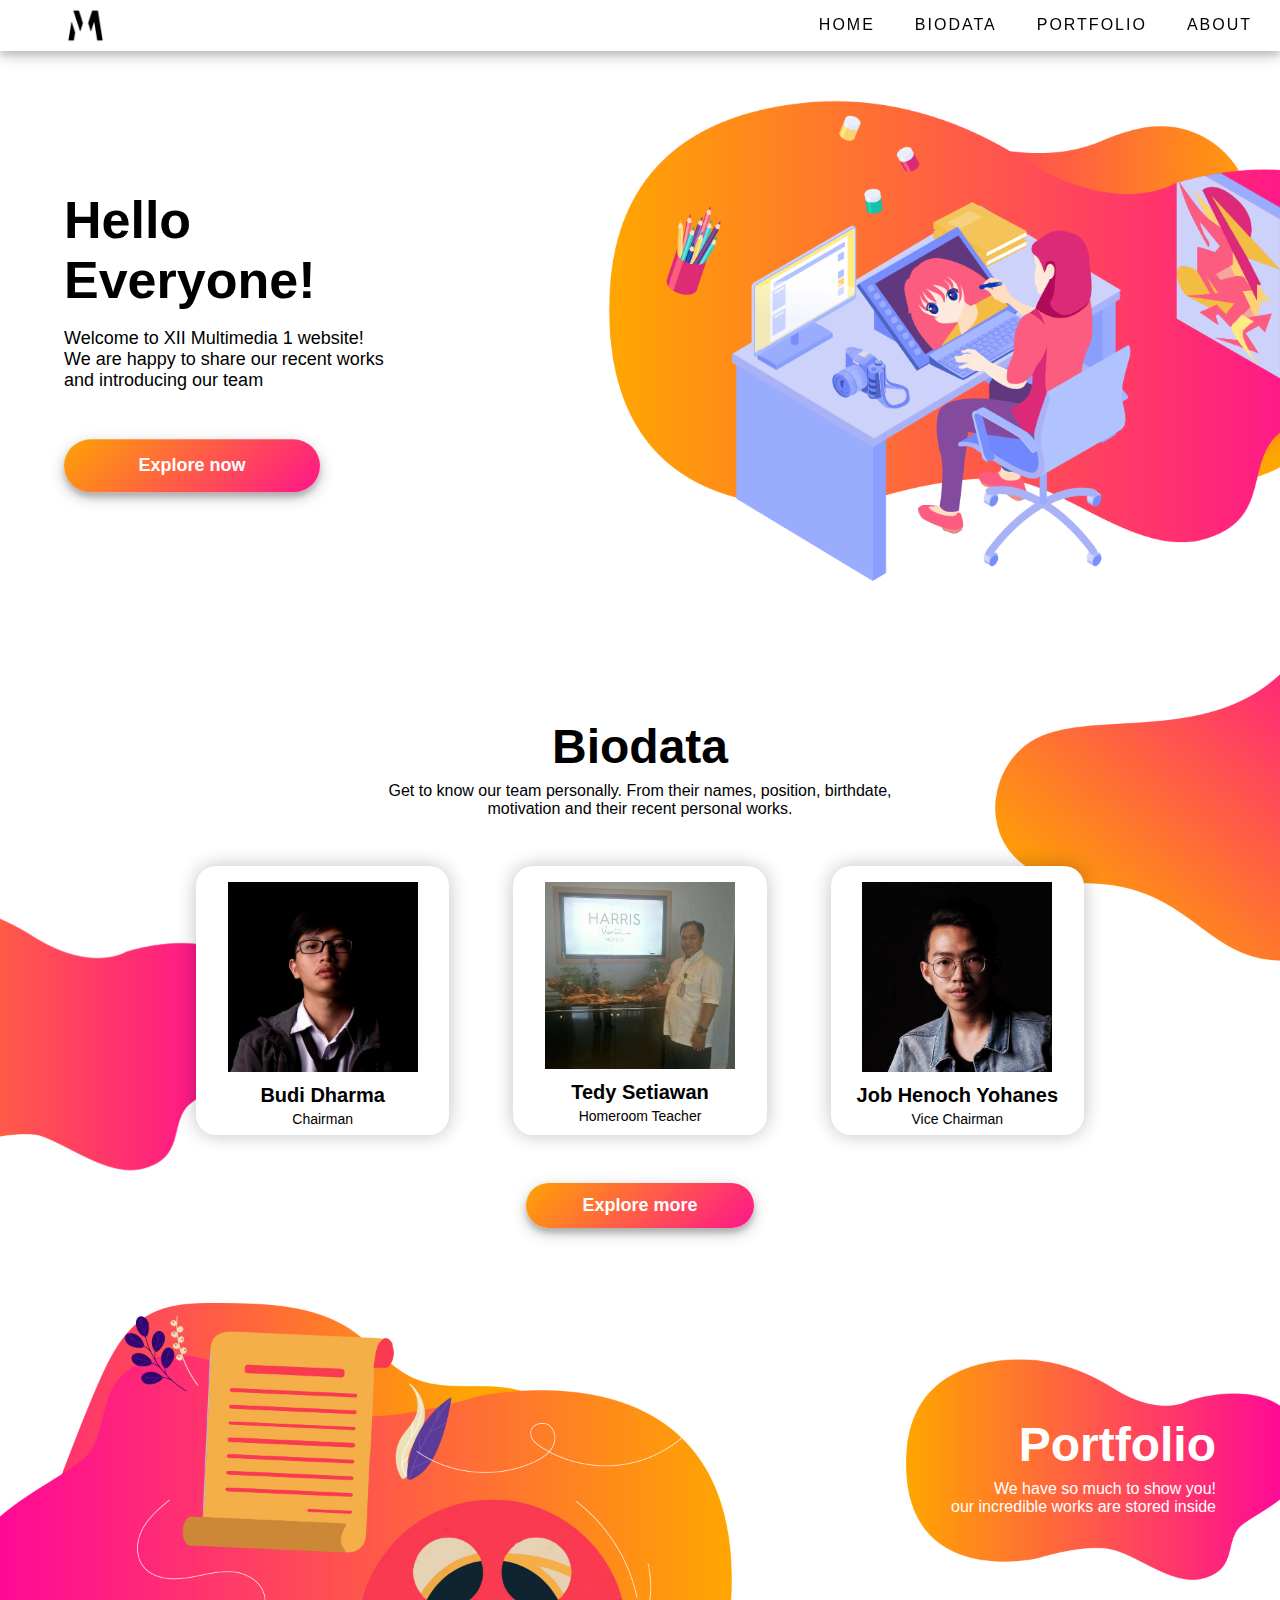
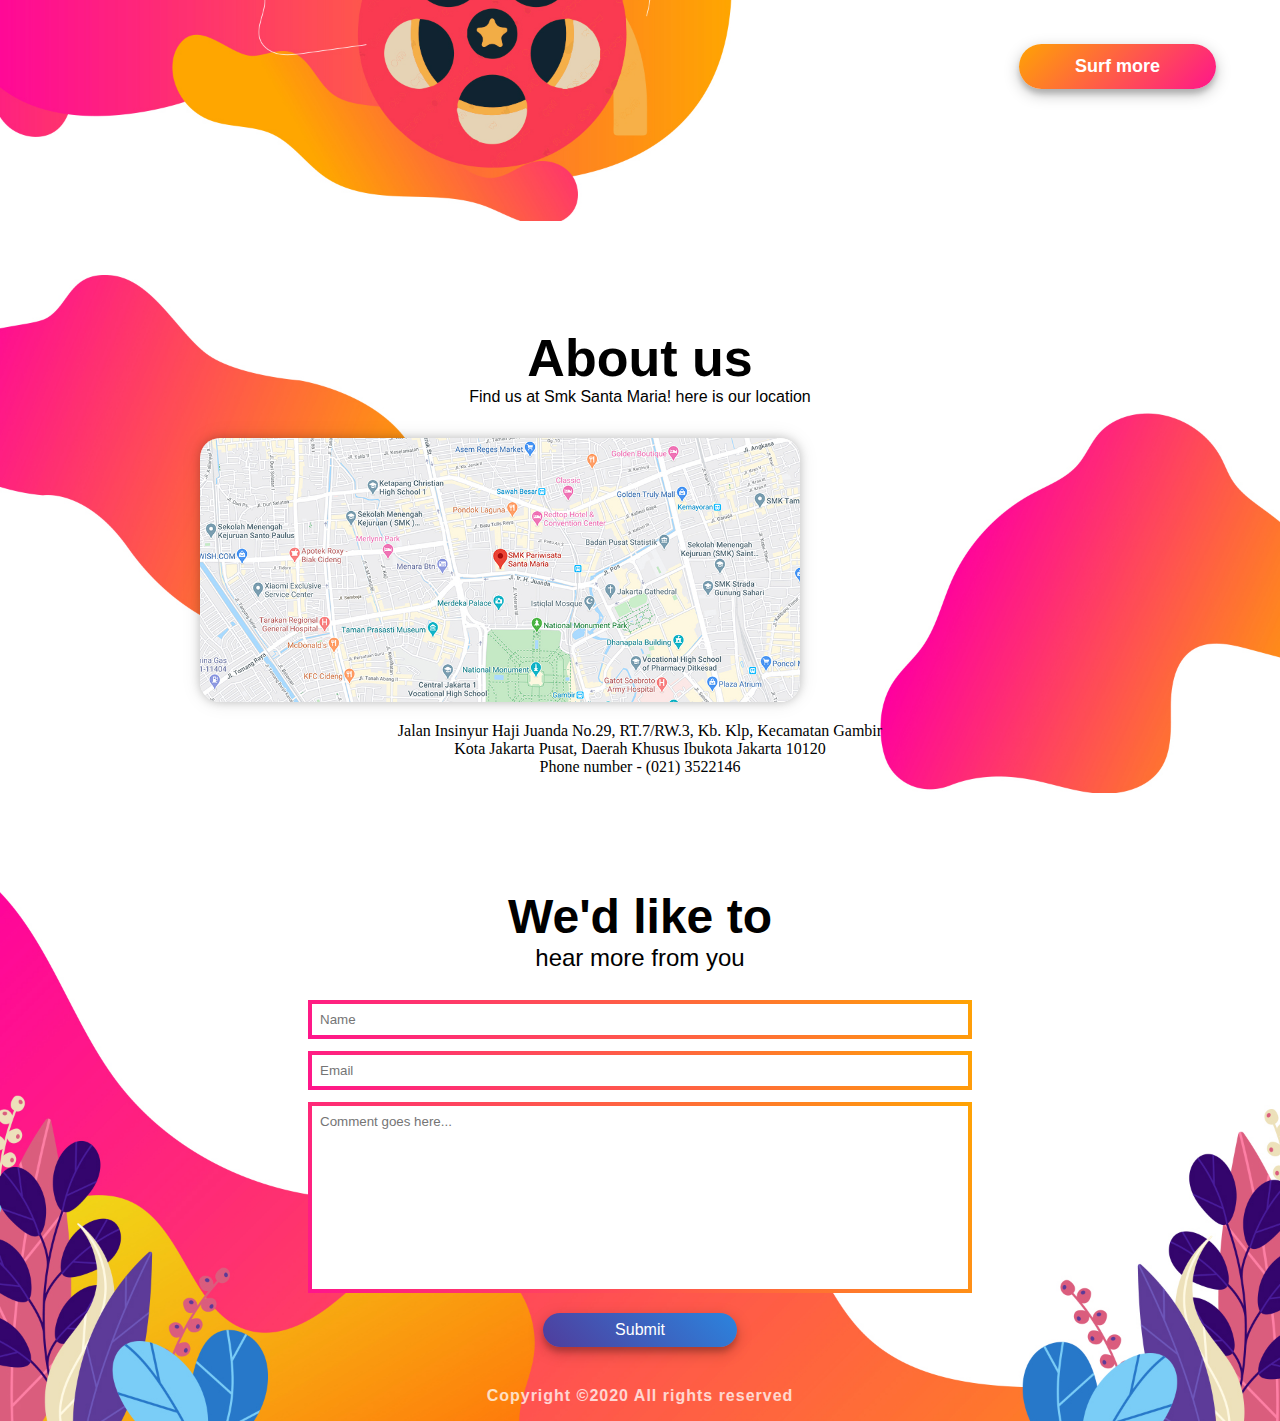
<file: index.html>
<!DOCTYPE html>
<html lang="en">
<head>
	<link rel="stylesheet" href="index.css">
	<link rel="stylesheet" href="biodata.css">
	<link rel="stylesheet" href="portfolio.css">
	<link rel="stylesheet" href="contact.css">
	<link rel="stylesheet" href="copyright.css">
	<link rel="stylesheet" href="about.css">
	<link rel="stylesheet" href="hover.css">
	<meta charset="UTF-8">
	<title>XII MULTIMEDIA 1</title>
	<link rel="icon" href="1x\logo.png">
</head>
<body style="margin: 0;">
	<div class="slide1">	<!-- !Important -->
		<div class="top">
			<div class="nav_bar" style="font-family:Helvetica; font-size: 16px">
				<img src="1x\logo.png" alt="" style="width: 34.67px; height: 34.67px; margin-right: 4px;" id="logo">
				<a href="#about_part" class="nav_item">ABOUT</a>
				<a href="#portfolio_part" class="nav_item">PORTFOLIO</a>
				<a href="#biodata_part" class="nav_item">BIODATA</a>
				<a href="#home_part" class="nav_item">HOME</a>
			</div>
		</div>
		<div class="landing_page" id="home_part">
			<div class="image">
				<img src="1x\landing_page.png" alt="">
			</div>
			<div class="menu">
				<p id="headline" style="margin: 0"><b>Hello</b><br><b>Everyone!</b></p>
				<p style="font-family:Helvetica; font-size: 18px">Welcome to XII Multimedia 1 website! <br>
				We are happy to share our recent works <br>
				 and introducing our team</p>
				<a href="#biodata_part" class="button"><b><span>Explore now</span></b></a>
			</div>
		</div>
	</div>	<!-- !Important -->
	
	<div class="biodata" id="biodata_part">
		<div class="biodata_head" style="padding-top: 70.67px;">
			<p><b>Biodata</b></p>
			<div class="biodata_desc">
				<p style="margin: 0">Get to know our team personally. From their names, position, birthdate, <br> motivation and their recent personal works.</p>
			</div>
		</div>
		<div class="card_bio">
			<div class="card">
				<div class="card_pic">
					<img src="Biodata\Web Kelas\Budi.jpg" alt="">
				</div>
				<p style="padding-bottom: 4px; font-size: 20px;"><b>Budi Dharma</b></p>
				<p style="font-size: 14px;padding-bottom: 8px;">Chairman</p>
			</div>
			<div class="card">
				<div class="card_pic">
					<img src="walikelas.jpg" alt="">
				</div>
				<p style="padding-bottom: 4px; font-size: 20px;"><b>Tedy Setiawan</b></p>
				<p style="font-size: 14px;padding-bottom: 8px;">Homeroom Teacher</p>
			</div>
			<div class="card">
				<div class="card_pic">
					<img src="Biodata\Web Kelas\Henoch.jpg" alt="">
				</div>
				<p style="padding-bottom: 4px; font-size: 20px;"><b>Job Henoch Yohanes</b></p>
				<p style="font-size: 14px;padding-bottom: 8px;">Vice Chairman</p>
			</div>
		</div>
		<a href="Biodata\Web Kelas\Bio Kelas.html" class="button_bio" style="text-decoration: none; color: white"><b>Explore more</b></a>
	</div> <br>
	<div class="gap" style="display: block; background-color: white; height: 50.67px;" id="portfolio_part">
		
	</div>
	<div class="portfolio">
		<div class="portfolio_menu">
			<p style="font-family: Helvetica; font-size: 48px"><b>Portfolio</b></p>
			<div class="portfolio_desc">
				<p style="font-family: Helvetica; font-size: 16px; text-align: right;">We have so much to show you! <br>our incredible works are stored inside</p>
				<a href="portfolio.html" class="button_portfolio"><b>Surf more</b></a>
			</div>
		</div>
	</div>

	<div class="about" id="about_part">
		<div class="about_head" style="padding-top: 75.67px;">
			<p style="margin: 0" id="headline"><b>About us</b></p>
			<p style="font-size: 16px; margin: 0;">Find us at Smk Santa Maria! here is our location</p>
		</div>
		<div class="about_map">
			<a href="https://www.google.com/maps/place/SMK+Pariwisata+Santa+Maria/@-6.166863,106.8243337,15z/data=!4m5!3m4!1s0x0:0x7741b17c2e98cc18!8m2!3d-6.166863!4d106.8243337" target="_blank">
				<img src="map.jpg" alt="">
			</a>
		</div>
		<div class="about_menu">
			<p style="font-size: 16px">Jalan Insinyur Haji Juanda No.29, RT.7/RW.3, Kb. Klp, Kecamatan Gambir <br>Kota Jakarta Pusat, Daerah Khusus Ibukota Jakarta 10120 <br>
			Phone number - (021) 3522146</p>
<!-- 			<a href="" class="about_menu_item"><i>Phone number</i></a>
			<a href="" class="about_menu_item"><i>Email Address</i></a> -->
		</div>
	</div>

	<div class="contact">
		<div class="img_contact">
		<div class="contact_desc" style="margin-top: 88px;">
			<p><b>We'd like to</b></p>
			<p style="margin: 0; font-size: 24px;">hear more from you</p>
		</div>
		<div class="form_all">
			<form action="none" autocomplete="off">
				<input type="text" class="form_field" placeholder="Name" required="">
				<input type="text" class="form_field" placeholder="Email" required="">
				<input type="text"class="form_comment" placeholder="Comment goes here..." required="">
			</form>
			<div class="submit">
				<a href="" class="button_submit" style="text-decoration: none; color: white; font-size: 16px; font-family: Helvetica;">Submit</a>
			</div>
		</div>

		<div id="copyright">
				<p style="letter-spacing: 1px; cursor: not-allowed;"><b>Copyright ©2020 All rights reserved</b></p>
		</div>
		</div>
	</div>
</body>
</html>
</file>
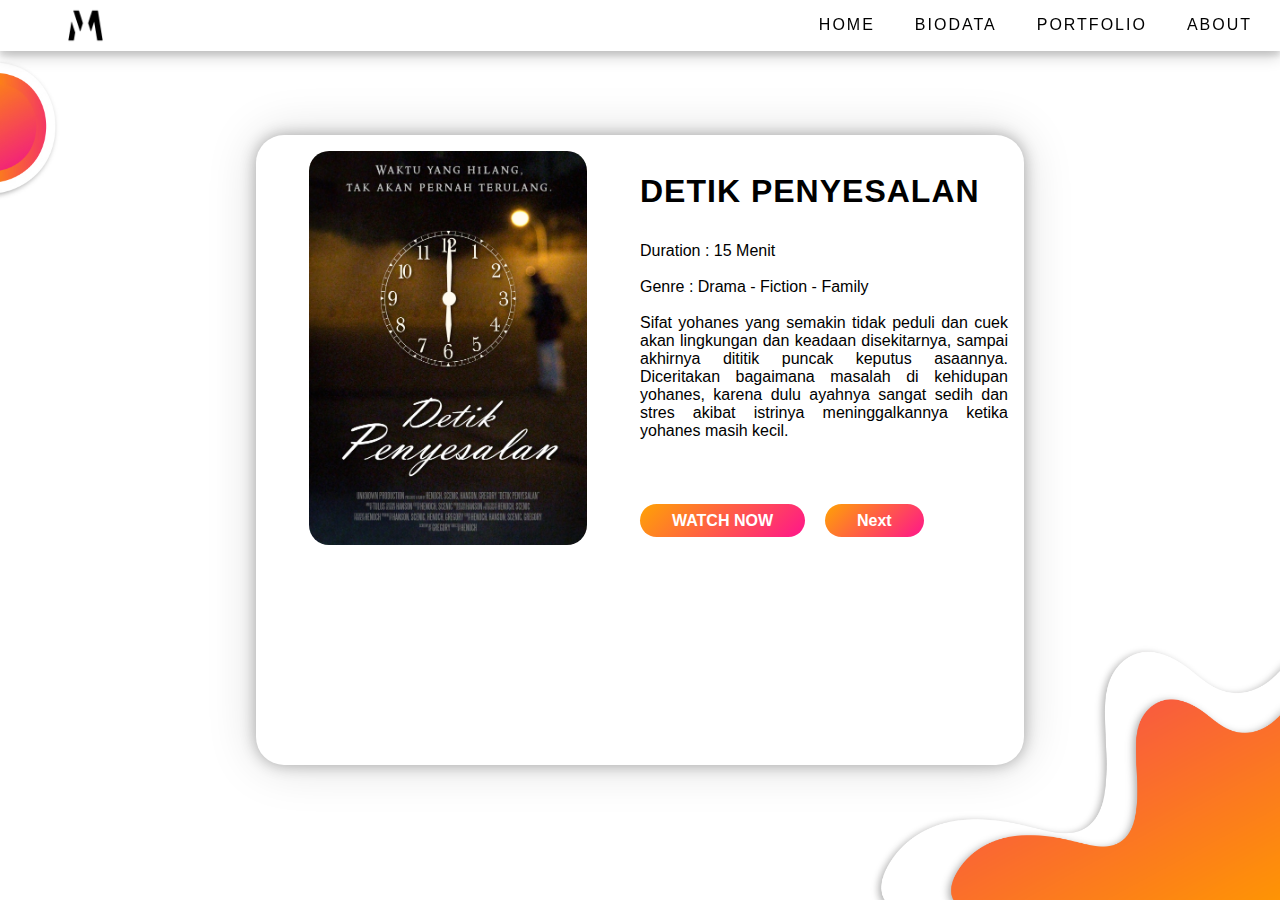
<file: film.html>
<!DOCTYPE html>
<html lang="en">
<head>
	<meta charset="UTF-8">
	<link rel="stylesheet" href="index.css">
	<link rel="stylesheet" href="film.css">
	<link rel="stylesheet" href="hover.css">
	<title>XII MULTIMEDIA 1</title>
	<link rel="icon" href="1x\logo.png">
</head>
<body style="margin: 0">
	<div class="top">
		<div class="nav_bar" style="font-family:Helvetica; font-size: 16px">
			<img src="1x\logo.png" alt="" style="width: 34.67px; height: 34.67px; margin-right: 4px;" id="logo">
			<a href="index.html#about_part" class="nav_item" target="">ABOUT</a>
			<a href="index.html#portfolio_part" class="nav_item" target="">PORTFOLIO</a>
			<a href="index.html#biodata_part" class="nav_item" target="">BIODATA</a>
			<a href="index.html#home_part" class="nav_item" target="">HOME</a>
		</div>
	</div>
	<div class="film_landing">
		<div class="film_bg_overlay">
			<img src="film_overlay.png" alt="">
		</div>
		<div class="film_bg">
			<img src="film.jpg" alt="">
		</div>
		<div class="card_menu">
			<div class="film_poster">
				<img src="1x\A.jpg" alt="">
			</div>
			<div class="film_desc">
				<p class="film_title"><b>DETIK PENYESALAN</b></p>
				<div class="film_content">
					<p>Duration : 15 Menit</p> <br>
					<p>Genre : Drama - Fiction - Family</p> <br>
					<p style="text-align: justify; padding-right: 16px">Sifat yohanes yang semakin tidak peduli dan cuek akan lingkungan dan keadaan disekitarnya, sampai akhirnya dititik puncak keputus asaannya. Diceritakan bagaimana masalah di kehidupan yohanes, karena dulu ayahnya sangat sedih dan stres akibat istrinya meninggalkannya ketika yohanes masih kecil.</p>
					<br><br><br><br>
					<a href="">WATCH NOW</a>
					<a href="film_foraxel.html">Next</a>
				</div>
			</div>
		</div>
	</div>
</body>
</html>
</file>
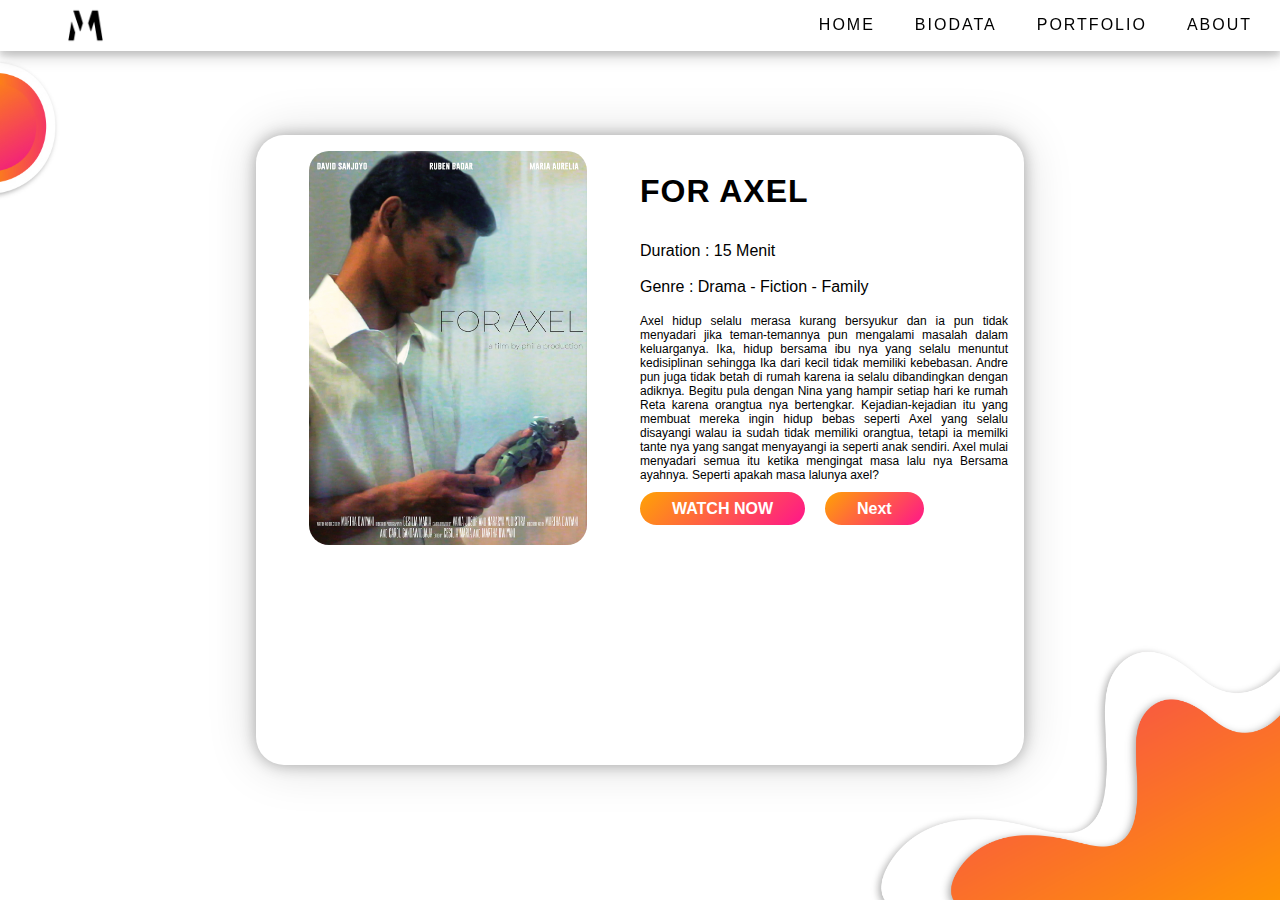
<file: film_foraxel.html>
<!DOCTYPE html>
<html lang="en">
<head>
	<meta charset="UTF-8">
	<link rel="stylesheet" href="index.css">
	<link rel="stylesheet" href="film.css">
	<link rel="stylesheet" href="hover.css">
	<title>XII MULTIMEDIA 1</title>
	<link rel="icon" href="1x\logo.png">
</head>
<body style="margin: 0">
	<div class="top">
		<div class="nav_bar" style="font-family:Helvetica; font-size: 16px">
			<img src="1x\logo.png" alt="" style="width: 34.67px; height: 34.67px; margin-right: 4px;" id="logo">
			<a href="index.html#about_part" class="nav_item" target="">ABOUT</a>
			<a href="index.html#portfolio_part" class="nav_item" target="">PORTFOLIO</a>
			<a href="index.html#biodata_part" class="nav_item" target="">BIODATA</a>
			<a href="index.html#home_part" class="nav_item" target="">HOME</a>
		</div>
	</div>
	<div class="film_landing">
		<div class="film_bg_overlay">
			<img src="film_overlay.png" alt="">
		</div>
		<div class="film_bg">
			<img src="film.jpg" alt="">
		</div>
		<div class="card_menu">
			<div class="film_poster">
				<img src="foraxel.jpg" alt="">
			</div>
			<div class="film_desc">
				<p class="film_title"><b>FOR AXEL</b></p>
				<div class="film_content">
					<p>Duration : 15 Menit</p> <br>
					<p>Genre : Drama - Fiction - Family</p> <br>
					<p style="font-size: 12px; text-align: justify; padding-right: 16px">
					Axel hidup selalu merasa kurang bersyukur dan ia pun tidak menyadari jika teman-temannya pun mengalami masalah dalam keluarganya. Ika, hidup bersama ibu nya yang selalu menuntut kedisiplinan sehingga Ika dari kecil tidak memiliki kebebasan. Andre pun juga tidak betah di rumah karena ia selalu dibandingkan dengan adiknya. Begitu pula dengan Nina yang hampir setiap hari ke rumah Reta karena orangtua nya bertengkar. Kejadian-kejadian itu yang membuat mereka ingin hidup bebas seperti Axel yang selalu disayangi walau ia sudah tidak memiliki orangtua, tetapi ia memilki tante nya yang sangat menyayangi ia seperti anak sendiri. Axel mulai menyadari semua itu ketika mengingat masa lalu nya Bersama ayahnya. Seperti apakah masa lalunya axel?</p> <br>
					<a href="">WATCH NOW</a>
					<a href="film_postphone.html">Next</a>
				</div>
			</div>
		</div>
	</div>
</body>
</html>
</file>
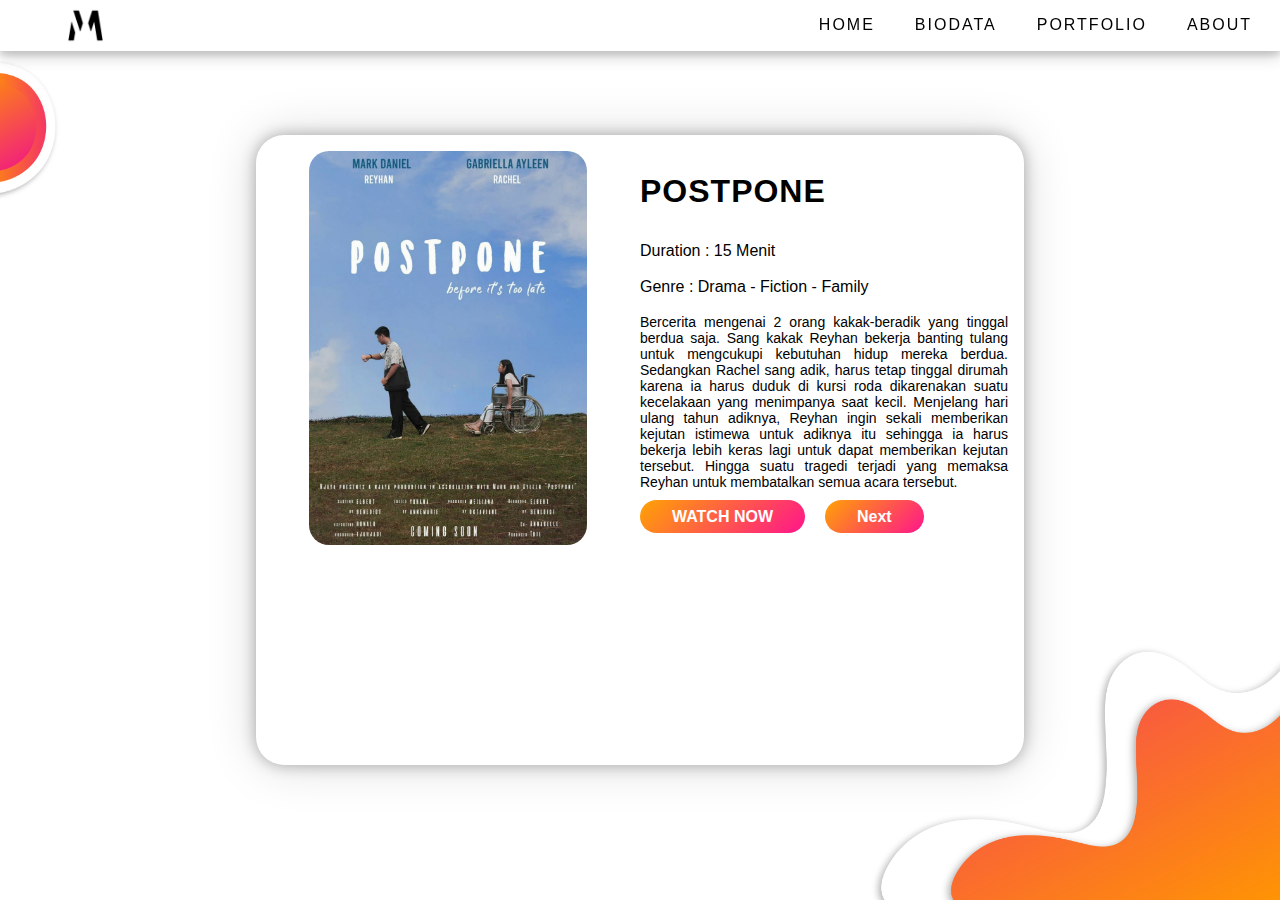
<file: film_postphone.html>
<!DOCTYPE html>
<html lang="en">
<head>
	<meta charset="UTF-8">
	<link rel="stylesheet" href="index.css">
	<link rel="stylesheet" href="film.css">
	<link rel="stylesheet" href="hover.css">
	<title>XII MULTIMEDIA 1</title>
	<link rel="icon" href="1x\logo.png">
</head>
<body style="margin: 0">
	<div class="top">
		<div class="nav_bar" style="font-family:Helvetica; font-size: 16px">
			<img src="1x\logo.png" alt="" style="width: 34.67px; height: 34.67px; margin-right: 4px;" id="logo">
			<a href="index.html#about_part" class="nav_item" target="">ABOUT</a>
			<a href="index.html#portfolio_part" class="nav_item" target="">PORTFOLIO</a>
			<a href="index.html#biodata_part" class="nav_item" target="">BIODATA</a>
			<a href="index.html#home_part" class="nav_item" target="">HOME</a>
		</div>
	</div>
	<div class="film_landing">
		<div class="film_bg_overlay">
			<img src="film_overlay.png" alt="">
		</div>
		<div class="film_bg">
			<img src="film.jpg" alt="">
		</div>
		<div class="card_menu">
			<div class="film_poster">
				<img src="POSTPHONE.jpg" alt="">
			</div>
			<div class="film_desc">
				<p class="film_title"><b>POSTPONE</b></p>
				<div class="film_content">
					<p>Duration : 15 Menit</p> <br>
					<p>Genre : Drama - Fiction - Family</p> <br>
					<p style="font-size: 14px; text-align: justify; padding-right: 16px;">Bercerita mengenai 2 orang kakak-beradik yang tinggal berdua saja. Sang kakak Reyhan bekerja banting tulang untuk mengcukupi kebutuhan hidup mereka berdua. Sedangkan Rachel sang adik, harus tetap tinggal dirumah karena ia harus duduk di kursi roda dikarenakan suatu kecelakaan yang menimpanya saat kecil. Menjelang hari ulang tahun adiknya, Reyhan ingin sekali memberikan kejutan istimewa untuk adiknya itu sehingga ia harus bekerja lebih keras lagi untuk dapat memberikan kejutan tersebut. Hingga suatu tragedi terjadi yang memaksa Reyhan untuk membatalkan semua acara tersebut.</p>
					<br>
					<a href="">WATCH NOW</a>
					<a href="film_sonder.html">Next</a>
				</div>
			</div>
		</div>
	</div>
</body>
</html>
</file>
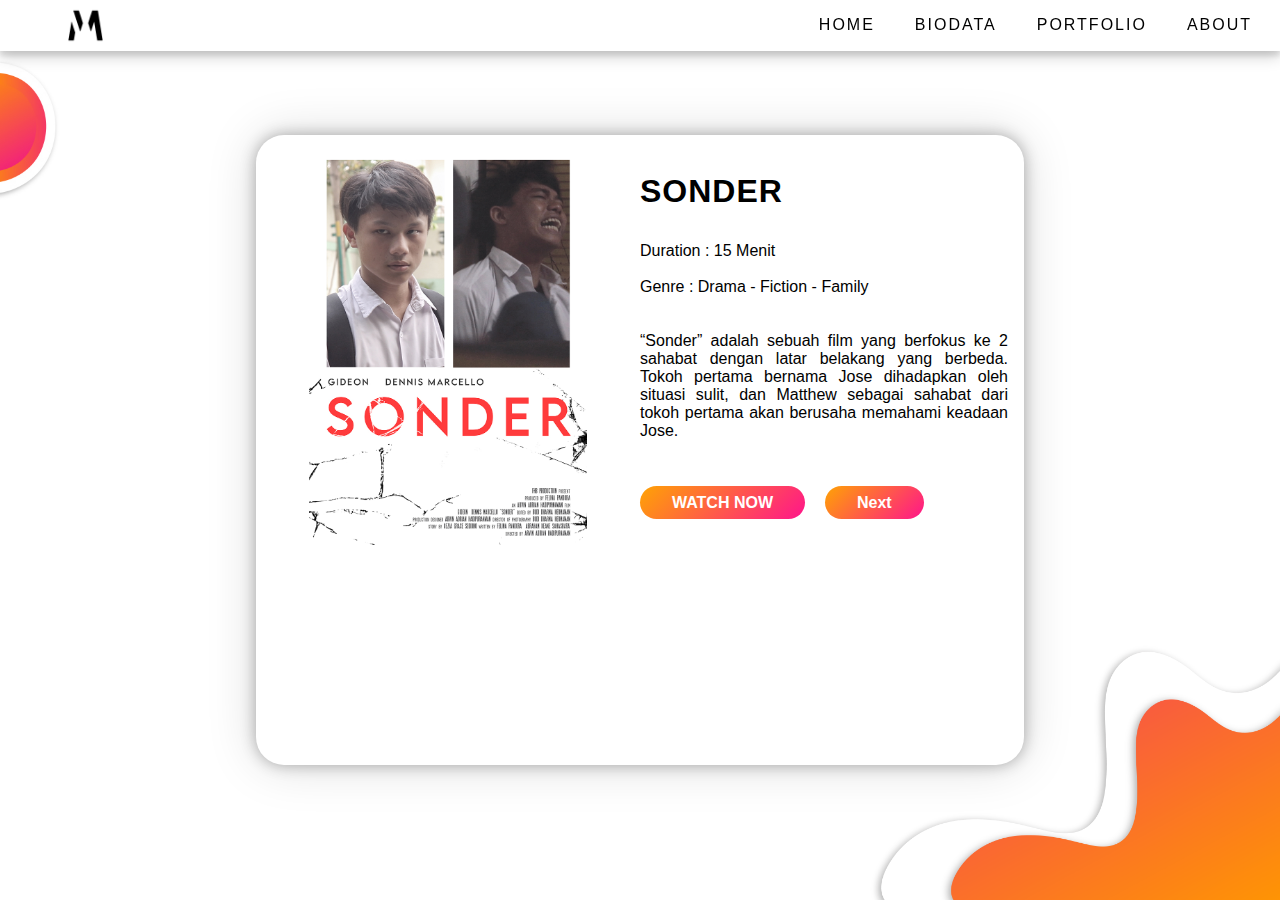
<file: film_sonder.html>
<!DOCTYPE html>
<html lang="en">
<head>
	<meta charset="UTF-8">
	<link rel="stylesheet" href="index.css">
	<link rel="stylesheet" href="film.css">
	<link rel="stylesheet" href="hover.css">
	<title>XII MULTIMEDIA 1</title>
	<link rel="icon" href="1x\logo.png">
</head>
<body style="margin: 0">
	<div class="top">
		<div class="nav_bar" style="font-family:Helvetica; font-size: 16px">
			<img src="1x\logo.png" alt="" style="width: 34.67px; height: 34.67px; margin-right: 4px;" id="logo">
			<a href="index.html#about_part" class="nav_item" target="">ABOUT</a>
			<a href="index.html#portfolio_part" class="nav_item" target="">PORTFOLIO</a>
			<a href="index.html#biodata_part" class="nav_item" target="">BIODATA</a>
			<a href="index.html#home_part" class="nav_item" target="">HOME</a>
		</div>
	</div>
	<div class="film_landing">
		<div class="film_bg_overlay">
			<img src="film_overlay.png" alt="">
		</div>
		<div class="film_bg">
			<img src="film.jpg" alt="">
		</div>
		<div class="card_menu">
			<div class="film_poster">
				<img src="sonder.jpg" alt="">
			</div>
			<div class="film_desc">
				<p class="film_title"><b>SONDER</b></p>
				<div class="film_content">
					<p>Duration : 15 Menit</p> <br>
					<p>Genre : Drama - Fiction - Family</p> <br><br>
					<p style="text-align: justify; padding-right: 16px;">“Sonder” adalah sebuah film yang berfokus ke 2 sahabat dengan latar belakang yang berbeda. Tokoh pertama bernama Jose dihadapkan oleh situasi sulit, dan Matthew  sebagai sahabat dari tokoh pertama akan berusaha memahami keadaan Jose.</p> <br><br><br>
					<a href="">WATCH NOW</a>
					<a href="film.html">Next</a>
				</div>
			</div>
		</div>
	</div>
</body>
</html>
</file>
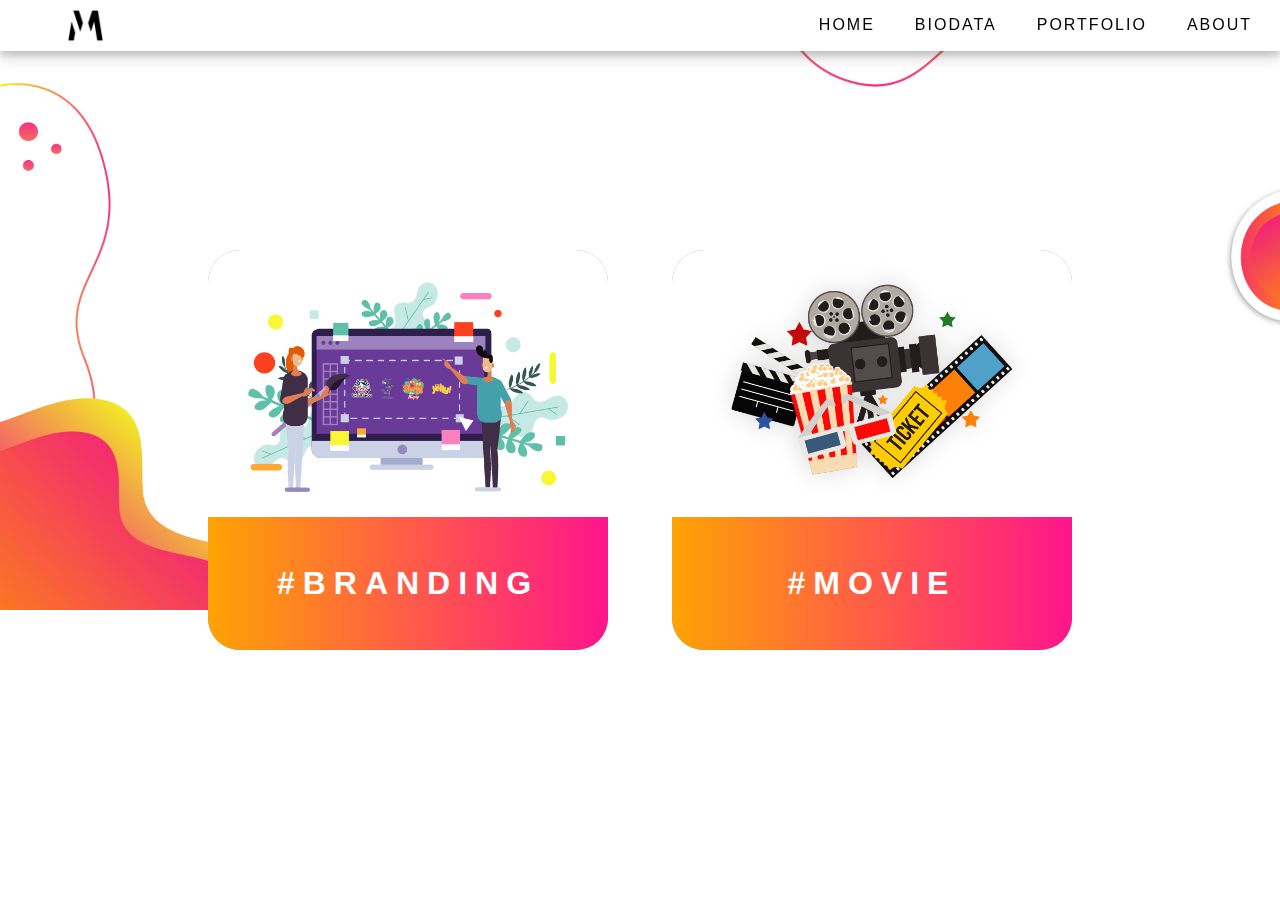
<file: portfolio.html>
<!DOCTYPE html>
<html lang="en">
<head>
	<meta charset="UTF-8">
	<link rel="stylesheet" href="index.css">
	<link rel="stylesheet" href="portfolio_landing.css">
	<link rel="stylesheet" href="hover.css">
	<title>XII MULTIMEDIA 1</title>
	<link rel="icon" href="1x\logo.png">
</head>
<body style="margin: 0;">
	<div class="top">
		<div class="nav_bar" style="font-family:Helvetica; font-size: 16px">
			<img src="1x\logo.png" alt="" style="width: 34.67px; height: 34.67px; margin-right: 4px;" id="logo">
			<a href="https://hansonangelino.github.io/XII-Multimedia-1/index.html#about_part" class="nav_item" target="">ABOUT</a>
			<a href="https://hansonangelino.github.io/XII-Multimedia-1/index.html#portfolio_part" class="nav_item" target="">PORTFOLIO</a>
			<a href="https://hansonangelino.github.io/XII-Multimedia-1/index.html#biodata_part" class="nav_item" target="">BIODATA</a>
			<a href="https://hansonangelino.github.io/XII-Multimedia-1/index.html#home_part" class="nav_item" target="">HOME</a>
		</div>
	</div>
	<div class="portfolio_landing">
		<div class="portfolio_bg">
			<img src="portfolio_landing.jpg" alt="">
		</div>
		<div class="card_menu">
			<a href="https://hansonangelino.github.io/XII-Multimedia-1/WEBCOEK_Folder/Web Code/brandkelas.html">
				<div class="brand">
					<div class="pic">
						<img src="1x\brand.png" alt="">
					</div>
					<div class="title">
						<p><b>#BRANDING</b></p>
					</div>
				</div>
			</a>
			<a href="film.html">
				<div class="movie">
					<div class="pic2">
						<img src="1x\movie.png" alt="">
					</div>
					<div class="title2">
						<p><b>#MOVIE</b></p>
					</div>
				</div>
			</a>
		</div>
	</div>
</body>
</html>
</file>
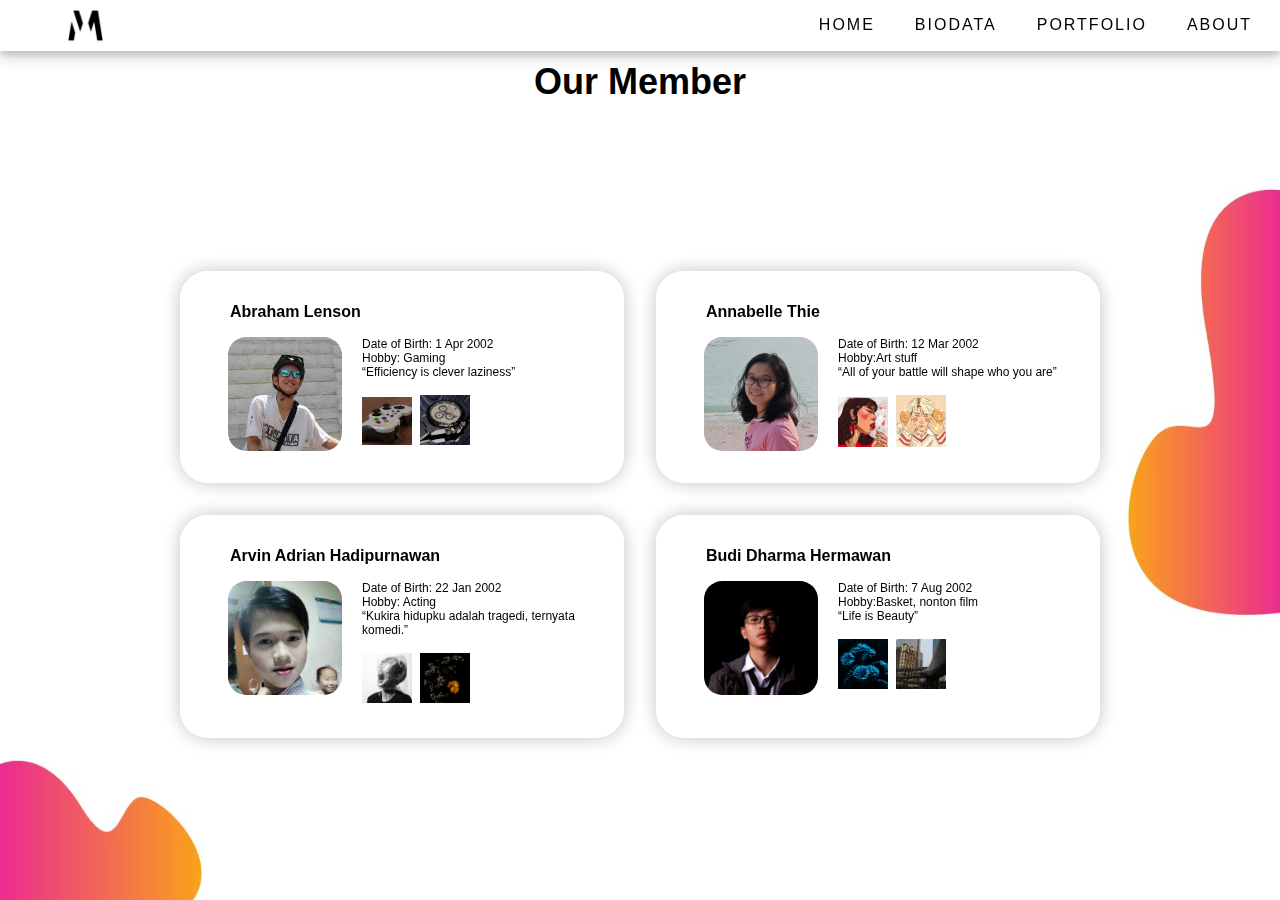
<file: Biodata/Web Kelas/Bio Kelas.html>
<!DOCTYPE html>
<html>
<head>
  <link rel="stylesheet" href="index.css">
  <link rel="stylesheet" href="biodata.css">
  <link rel="icon" href="logo.png">
  <title>XII MULTIMEDIA 1</title>
</head>
<body>

  <div class="bgimage">
    <img src="Back.jpg" alt="">
  </div>

  <div class="top">
    <div class="nav_bar" style="font-family:Helvetica; font-size: 16px">
      <img src="logo.png" alt="" style="width: 34.67px; height: 34.67px; margin-right: 4px;" id="logo">
      <a href="https://hansonangelino.github.io/XII-Multimedia-1/index.html#about_part" class="nav_item">ABOUT</a>
      <a href="https://hansonangelino.github.io/XII-Multimedia-1/index.html#portfolio_part" class="nav_item">PORTFOLIO</a>
      <a href="https://hansonangelino.github.io/XII-Multimedia-1/index.html#biodata_part" class="nav_item">BIODATA</a>
      <a href="https://hansonangelino.github.io/XII-Multimedia-1/index.html#home_part" class="nav_item">HOME</a>
    </div>
  </div>
  <div class="content">
      <p class="title">Our Member</h1>
    <div class="scroll_menu">
      <div class="grid-container">
        <div class="grid-item">
        <div class="name">Abraham Lenson</div>
        <div><img class="circle" src="Abraham.jpg" align="left">
          <div class="text">
            <div>Date of Birth: 1 Apr 2002</div>
            <div>Hobby: Gaming</div>
            <div>“Efficiency is clever laziness”</div>
            <div><img class="karya" src="K-Abraham-1.png"><img class="karya" src="K-Abraham-2.png"></div>  
          </div>
        </div>
        </div>

        <div class="grid-item">
        <div class="name">Annabelle Thie</div>
        <div><img class="circle" src="Annabelle.jpg" align="left">
          <div class="text">
            <div>Date of Birth: 12 Mar 2002</div>
            <div>Hobby:Art stuff</div>
            <div>“All of your battle will shape who you are”</div>
            <div><img class="karya" src="K-Annabelle-1.jpeg"><img class="karya" src="K-Annabelle-2.jpeg"></div>
          </div>
        </div>
        </div>

        <div class="grid-item">
        <div class="name">Arvin Adrian Hadipurnawan</div>
        <div><img class="circle" src="Arvin.jpg" align="left">
          <div class="text">
            <div>Date of Birth: 22 Jan 2002</div>
            <div>Hobby: Acting</div>
            <div>“Kukira hidupku adalah tragedi, ternyata komedi.”</div>
            <div><img class="karya" src="K-Arvin-1.jpeg"><img class="karya" src="K-Arvin-2.jpeg"></div>  
          </div>
        </div>
        </div>

       <div class="grid-item">
        <div class="name">Budi Dharma Hermawan</div>
        <div><img class="circle" src="Budi.jpg" align="left">
          <div class="text">
            <div>Date of Birth: 7 Aug 2002</div>
            <div>Hobby:Basket, nonton film</div>
            <div>“Life is Beauty”</div>
            <div><img class="karya" src="K-Budi-1.jpeg"><img class="karya" src="K-Budi-2.jpg"></div>
          </div>
        </div>
        </div>

        <div class="grid-item">
        <div class="name">Carol Ganda Widjaja</div>
        <div><img class="circle" src="Carol.jpg" align="left">
          <div class="text">
            <div>Date of Birth: 9 Aug 2001</div>
            <div>Hobby:Photography</div>
            <div>“ Life is a journey ”</div>
            <div><img class="karya" src="K-Carol-1.jpg"><img class="karya" src="K-Carol-2.jpg"></div>
          </div>
        </div>
        </div>

        <div class="grid-item">
        <div class="name">Cesilia Maria</div>
        <div><img class="circle" src="Cesil.jpg" align="left">
          <div class="text">
            <div>Date of Birth: 3 Apr 2002</div>
            <div>Hobby: Voli, Gambar, Photography</div>
            <div>“The Key is Confidence”</div>
            <div><img class="karya" src="K-Cesil-1.jpg"><img class="karya" src="K-Cesil-2.jpg"></div>
          </div>
        </div>
        </div>

        <div class="grid-item">
        <div class="name">Elbert Benedict</div>
        <div><img class="circle" src="Elbert.jpg" align="left">
          <div class="text">
            <div>Date of Birth: 28 Jul 2002</div>
            <div>Hobby: Basket, Branding</div>
            <div>“Yang penting bukan menjadi yang terbaik tetapi selalu melakukan yang terbaik”</div>
            <div><img class="karya" src="K-Elbert-1.png"><img class="karya" src="K-Elbert-2.png"></div>
          </div>
        </div>
        </div>

        <div class="grid-item">
        <div class="name">Felina Pandora</div>
        <div><img class="circle" src="Felina.jpeg" align="left">
          <div class="text">
            <div>Date of Birth: 29 May 2002</div>
            <div>Hobby: Jalan-jalan, baca buku</div>
            <div>“Kamu lebih kuat dari yang kamu tahu. Lebih cakap dari yang pernah kamu impikan. Dan kamu dicintai lebih dari yang bisa kamu bayangkan."</div>
            <div><img class="karya" src="K-Felina-1.png"><img class="karya" src="K-Felina-2.png"></div>
          </div>
        </div>
        </div>

        <div class="grid-item">
        <div class="name">Gregory Christian W</div>
        <div><img class="circle" src="Greg.jpg" align="left">
          <div class="text">
            <div>Date of Birth: 8 Aug 2000</div>
            <div>Hobby: Berenang</div>
            <div>“Turn right instead left”</div>
            <div><img class="karya" src="K-Greg-1.jpg"><img class="karya" src="K-Greg-2.jpg"></div>
          </div>
        </div>
        </div>

        <div class="grid-item">
        <div class="name">Hanson Angelino</div>
        <div><img class="circle" src="Hanson.jpg" align="left">
          <div class="text">
            <div>Date of Birth: 16 Jul 2002</div>
            <div>Hobby: Photoshop, Web Development, Table Tennis</div>
            <div>"Attitude and hardwork will make you success"</div>
            <div><img class="karya" src="K-Hanson-1.jpg"><img class="karya" src="K-Hanson-2.jpg"></div>
          </div>
        </div>
        </div>

        <div class="grid-item">
        <div class="name">Job Henoch Yohanes</div>
        <div><img class="circle" src="Henoch.jpg" align="left">
          <div class="text">
            <div>Date of Birth: 13 Aug 2002</div>
            <div>Hobby: Cinematography, Music, Volley</div>
            <div>“I Can Do All Things Through Jesus Strengthen Me” </div>
            <div><img class="karya" src="K-Henoch-1.jpg"><img class="karya" src="K-Henoch-2.jpg"></div>
          </div>
        </div>
        </div>

        <div class="grid-item">
        <div class="name">Kezia Grace</div>
        <div><img class="circle" src="Kezia.jpg" align="left">
          <div class="text">
            <div>Date of Birth: 8 Feb 2002</div>
            <div>Hobby: Hand Lettering</div>
            <div>“Finding peace in the unknown” </div>
            <div><img class="karya" src="K-Kezia-1.jpg"><img class="karya" src="K-Kezia-2.jpg"></div>
          </div>
        </div>
        </div>

        <div class="grid-item">
        <div class="name">Martha Dwiyani Setiantari</div>
        <div><img class="circle" src="Martha.jpg" align="left">
          <div class="text">
            <div>Date of Birth: 24 Jul 2002</div>
            <div>Hobby: Seni tari, Seni peran</div>
            <div>“Kalau masih merasa kecewa dengan hidupmu mungkin ada yang salah dengan imanmu.” </div>
            <div><img class="karya" src="K-Martha-1.jpg"><img class="karya" src="K-Martha-2.jpg"></div>
          </div>
        </div>
        </div>

        <div class="grid-item">
        <div class="name">Meiliana Oktaviani</div>
        <div><img class="circle" src="Mei.jpg" align="left">
          <div class="text">
            <div>Date of Birth: 1 Oct 2002</div>
            <div>Hobby: Game, Draw, Sleep</div>
            <div>“Jika orang lain bisa, kenapa harus kita” </div>
            <div><img class="karya" src="K-Mei-1.jpg"><img class="karya" src="K-Mei-2.jpg"></div>
          </div>
        </div>
        </div>

        <div class="grid-item">
        <div class="name">Nararya Satria Yudistira</div>
        <div><img class="circle" src="Arya.jpg" align="left">
          <div class="text">
            <div>Date of Birth: 24 Mar 2003</div>
            <div>Hobby: Game</div>
            <div>“LIVE AN INTERESTING LIVE” </div>
            <div><img class="karya" src="K-Arya-1.png"><img class="karya" src="K-Arya-2.png"></div>
          </div>
        </div>
        </div>

        <div class="grid-item">
        <div class="name">Ronald Tjahjadi</div>
        <div><img class="circle" src="Ronald.jpg" align="left">
          <div class="text">
            <div>Date of Birth: 22 Nov 2002</div>
            <div>Hobby: Game, Swim</div>
            <div>“Think of what you think” </div>
            <div><img class="karya" src="K-Ronald-1.png"><img class="karya" src="K-Ronald-2.png"></div>
          </div>
        </div>
        </div>

        <div class="grid-item">
        <div class="name">Scenic Prasetio</div>
        <div><img class="circle" src="Scenic.jpg" align="left">
          <div class="text">
            <div>Date of Birth: 8 Sept 2001</div>
            <div>Hobby: Streetphotography, Muaythai</div>
            <div>“White Daisy Flower” </div>
            <div><img class="karya" src="K-Scenic-1.png"><img class="karya" src="K-Scenic-2.jpg"></div>
          </div>
        </div>
        </div>

        <div class="grid-item">
        <div class="name">Vania Jusuf</div>
        <div><img class="circle" src="Vania.jpg" align="left">
          <div class="text">
            <div>Date of Birth: 2 Jan 2003</div>
            <div>Hobby: Menggambar, Rebahan, Nonton</div>
            <div>“Udah jalanin aja, klo gagal ya... you did your best” </div>
            <div><img class="karya" src="K-Vania-1.jpg"><img class="karya" src="K-Vania-2.jpg"></div>
          </div>
        </div>
        </div>

        <div class="grid-item">
        <div class="name">Yohanna Anne Marie</div>
        <div><img class="circle" src="Yohanna.jpg" align="left">
          <div class="text">
            <div>Date of Birth: 17 Aug 2002</div>
            <div>Hobby: Drawing</div>
            <div>“Everything Happened for a Reason”</div>
            <div><img class="karya" src="K-Yohanna-1.jpg"><img class="karya" src="K-Yohanna-2.jpg"></div>
          </div>
        </div>
        </div>
      </div>
    </div>
  </div>
</body>
</html>
</file>
<file: index.css>
.top {
	display: block;
	position: fixed;
	z-index: 10;
	width: 100%;
}
.nav_bar {
	position: relative;
	padding: 8px 8px;
	overflow: hidden;
	background-color: white;
	display: block;
	box-shadow: 0px 5px 5px 0 rgba(0,0,0,0.10),
				0px 5px 15px 0 rgba(0,0,0,0.20);
}
.nav_bar a {
	padding: 8px 16px;
	margin: 0px 4px;
	float: right;
	display: block;
	color: black;
	border-radius: 20px;
	text-decoration: none;
	letter-spacing: 2px;
/*	transition: 0.25s;*/
	opacity: 100%;
}
#logo {
	padding: 0!important;
	margin: 0px 0px 0px 60px; 
	float: left;
	display: block;
}
.nav_item:hover {
	background-image: linear-gradient(-45deg, #ff158b, #ffa304);
	transition: 0.5s;
	color: white;
	cursor: pointer;
}
.landing_page {
	display: block;
	overflow: hidden;
	margin-bottom: 26px;
}
.image {
	display: block;
	margin-top: 120px;
}
.image img{
	display: block;
	float: right;
	max-height: 480px;
	transform: translate(16%, -4%);
	top: 50%;
}
.menu {
	position: absolute;
	display: inline-block;
	margin: 16px 16px 16px 64px;
	max-width: 50%;
	transform: translateY(18%);
}
#headline {
	font-family: arial;
	font-size: 52px;
}
.button {
	display: block;
	opacity: 100%;
	transition: 0.25s;
	text-align: center;
	text-decoration-line: none;
	color: white;
	font-family: Helvetica;
	font-size: 18px;
	background-image: linear-gradient(-45deg, #ff158b, #ffa304);
	padding: 16px 64px;
	width: 40%;
	border-radius: 28px;
	margin: 48px 0px 0px 0px;
	box-shadow: 0px 5px 5px 0 rgba(0,0,0,0.15),
				0px 5px 15px 0 rgba(0,0,0,0.25);
}
.button span {
  	cursor: pointer;
  	display: block;
  	position: relative;
  	transition: 0.5s;
}
.button span:after {
  	content: '\00bb';
  	position: absolute;
  	opacity: 0;
  	top: 0;
  	right: -20px;
  	transition: 0.5s;
}
.button:hover span {
  	padding-right: 20px;
}
.button:hover span:after {
  	opacity: 1;
  	right: 0;
}
input:focus {
	background-image: linear-gradient(45deg, #503C9C, #2B84DE);
	color: #FFFFFF;
	transition: 0.5s;
}


/*ADD-ON ONLY*/

/*{
-webkit-animation-name: animatetop;
-webkit-animation-duration: 0.75s;
animation-name: animatetop;
animation-duration: 0.75s;
cursor: default;
}

@-webkit-keyframes animatetop {
  from {top:-300px; opacity:0} 
  to {top:0; opacity:1}
}

@keyframes animatetop {
  from {top:-300px; opacity:0}
  to {top:0; opacity:1}
}*/
</file>
<file: biodata.css>
.biodata {
	display: block;
	text-align: center;
	margin-top: 40px;
	margin-bottom: 32px;
	background-image: url(biodata.jpg);
	background-size: cover;
	height: 540px;
	width: 100%;
}
.biodata_head p{
	font-family: Helvetica;
	font-size: 48px;
	margin: 8px 0px 8px 0px;
}
.biodata_desc p{
	font-family: Helvetica;
	font-size: 16px;
	margin-top: 12px;
}
.card_bio {
	margin: 48px 196px 16px 196px;
	display: grid;
	grid-template-columns: 0.5fr 0.5fr 0.5fr;
	grid-gap: 64px;
}
.card {
	display: inline-block;
	background-color: white;
	border-radius: 20px;
	box-shadow: 0px 0px 20px 0 rgba(0,0,0,0.10),
				0px 0px 20px 0 rgba(0,0,0,0.15);
}
.card p{
	margin: 0;
	font-family: Helvetica;
}
.card_pic img{
	width: 75%;
	padding: 16px 0px 8px 0px;
}
.button_bio {
	margin: 32px 8px;
	display: inline-block;
	background-image: linear-gradient(-45deg, #ff158b, #ffa304);
	padding: 12px 56px;
	font-family: Helvetica;
	font-size: 18px;
	border-radius: 28px;
	transition: 0.25s;
	opacity: 100%;
	box-shadow: 0px 5px 5px 0 rgba(0,0,0,0.15),
				0px 5px 15px 0 rgba(0,0,0,0.25);
}
</file>
<file: portfolio.css>
.portfolio {
	background-image: url("movie.jpg");
	background-size: cover;
	display: block;
	height: 540px;
	
}
.portfolio_menu {
	display: block;
	float: right;
	margin: 88px 64px 16px 16px;
}
.portfolio_menu p{
	color: white;
	margin: 0;
	padding-top: 48px;
	text-align: right;
}
.portfolio_desc {
	display: block;
}
.portfolio_desc p{
	padding-top: 8px;
}
.button_portfolio {
	display: block;
	float: right;
	opacity: 100%;
	transition: 0.25s;
	text-decoration: none;
	margin-top: 128px;
	padding: 12px 56px;
	font-size: 18px;
	color: white;
	font-family: Helvetica;
	border-radius: 28px;
	background-image: linear-gradient(-45deg, #ff158b, #ffa304);
	box-shadow: 0px 5px 5px 0 rgba(0,0,0,0.15),
				0px 5px 15px 0 rgba(0,0,0,0.25);
}
</file>
<file: contact.css>
.contact {
	display: block;
	background-image: url(contact.jpg);
	width: 100%;
	height: 540px;
	background-size: cover;
}
.contact_desc {
	margin-top: 64px;
	padding-top: 8px;
}
.contact_desc p{
	text-align: center;
	font-size: 48px;
	font-family: Helvetica;
	margin: 0;
}
form {
	margin-top: 24px;
}
.form_all {
	display: block;
	text-align: center;
}
.form_field {
	margin: 4px 0px 8px 0px;
	padding: 8px 8px 8px 8px;
/*	border-radius: 10px;*/
	display: inline-block;
	width: 50%;
	border-width: 4px;
	border-image: linear-gradient(45deg , #ff158b, #ffa304);
	border-image-slice: 1;
}
.form_comment {
	margin: 4px 0px 4px 0px;
	padding: 8px 8px 160px 8px;
	padding-bottom: 160px;
	display: inline-block;
	width: 50%;
	border-width: 4px;
	border-image: linear-gradient(60deg , #ff158b, #ffa304);
	border-image-slice: 1;
}
.submit {
	margin-top: 16px;
	display: inline-block;
}
.button_submit {
	opacity: 100%;
	transition: 0.25s;
	display: block;
	padding: 8px 72px;
	background-image: linear-gradient(45deg, #503C9C, #2B84DE);
	border-radius: 20px;
	box-shadow: 0px 5px 5px 0 rgba(0,0,0,0.15),
				0px 5px 15px 0 rgba(0,0,0,0.25);
}
</file>
<file: copyright.css>
#copyright {
	display: block;
	margin: 40px 0px 8px 0px;
	text-align: center;
}
#copyright p{
	font-family: arial;
	opacity: 75%;
	color: white;
	margin: 0!important;
}
</file>
<file: about.css>
.about {
	display: block;
	background-image: url(about.jpg);
	background-size: cover;
	width: 100%;
	height: 540px;
}
.about_head {
	display: block;
	text-align: center;
	font-family: Helvetica;
	font-size: 48px;
	margin: 32px 0px 32px 0px;
}
.about_map {
	display: inline-block;
	text-align: center;
}
.about_map img{
	opacity: 100%;
	transition: 0.25s;
	display: inline-block;
	width: 60%;
	border-radius: 20px;
	box-shadow: 0px 0px 10px 0 rgba(0,0,0,0.20),
				0px 0px 20px 0 rgba(0,0,0,0.10);
}
.about_menu {
	display: block;
	text-align: center;
	margin: 16px 0px 16px 0px;
}
.about_menu_item {
	text-decoration: none;
	color: white;
	font-family: Helvetica;
	background-image: linear-gradient(45deg, #503C9C, #2B84DE);
	padding: 8px 24px;
	border-radius: 20px;
	margin: 64px;
	opacity: 100%;
	transition: 0.25s;
}
</file>
<file: hover.css>
a.button:hover {
	opacity: 50%;
	transition: 0.25s;
}
a.button_bio:hover {
	opacity: 50%;
	transition: 0.25s;
}
a.button_portfolio:hover {
	opacity: 50%;
	transition: 0.25s;
}
.about_map img:hover {
	opacity: 75%;
	transition: 0.25s;
}
.about_menu_item:hover {
	opacity: 50%;
	transition: 0.25s;
}
.button_submit:hover {
	opacity: 50%;
	transition: 0.25s;
}
.brand:hover {
	box-shadow: 0px 0px 5px 0 rgba(0,0,0,0.10),
				0px 0px 20px 0 rgba(0,0,0,0.20);
	transition: 0.5s;
}
.movie:hover {
	box-shadow: 0px 0px 5px 0 rgba(0,0,0,0.10),
				0px 0px 20px 0 rgba(0,0,0,0.20);
	transition: 0.5s;
}
</file>
<file: film.css>
.film_landing {
	margin: 0;
	display: block;
}

@-webkit-keyframes opacity {
  from {opacity: 0%} 
  to {opacity: 100%}
}
@keyframes opacity {
  from {opacity: 0%}
  to {opacity: 100%}
}

.film_bg img{
	display: block;
	margin-top: 50.67px;
	width: 100%;
	height: 559px;
	position: absolute;
	z-index: -100;	
	overflow: hidden;
}
.film_bg_overlay img{
	display: block;
	position: absolute;
	z-index: 0;
	width: 32%;
	bottom: 0;
	right: 0;
}
.card_menu {
	display: grid;
	grid-template-columns: 1fr 1fr;
	height: 70%;
	width: 60%;
	background-color: white;
	position: absolute;
	top: 50%;
	left: 50%;
	transform: translate(-50%, -50%);
	animation-name: opacity;
	animation-duration: 2s;
/*	grid-gap: 32px;*/
	border-radius: 28px;
	box-shadow: 0px 0px 15px 0 rgba(0,0,0,0.30),
				0px 0px 50px 0 rgba(0,0,0,0.15);
}
.film_poster {
	display: inline-block;
	text-align: center;
}
.film_poster img{
	margin: 16px 0px 16px 0px;
	display: inline-block;
	max-width: 72.5%;
	border-radius: 20px;
}
.film_desc {
	display: block;
	margin: 38px 0px 38px 0px;
}
.film_desc p{
	display: block;
	margin: 0!important;
}
.film_title b{
	font-size: 32px;
	font-family: Helvetica;
	letter-spacing: 1px;
}
.film_content {
	display: block;
	margin-top: 32px;
}
.film_content p{
	font-family: Helvetica;
	font-size: 16px;
}
.film_content a{
	text-decoration: none;
	color: white;
	font-family: Helvetica;
	font-size: 16px;
	background-image: linear-gradient(-45deg, #ff158b, #ffa304);
	padding: 8px 32px;
	border-radius: 28px;
	font-weight: bold;
	margin-right: 16px;
}
</file>
<file: portfolio_landing.css>
.portfolio_landing {
	margin: 0;
	display: block;
}
.portfolio_bg img{
	display: block;
	margin-top: 50.67px;
	width: 100%;
	height: 559px;
	position: absolute;
	z-index: -100;	
	overflow: hidden;
}
.card_menu {
	position: absolute;
	display: grid;
	top: 50%;
	left: 50%;
	transform: translate(-50%, -50%);
	text-align: center;
	grid-template-columns: 1fr 1fr;
	grid-gap: 64px;
}
.brand {
	display: grid;
	grid-template-rows: 2fr 1fr;
	border-radius: 32px;
	width: 400px;
	height: 400px;
	background-color: gray;
	box-shadow: 0px 0px 0px 0 rgba(0,0,0,0.10),
				0px 0px 0px 0 rgba(0,0,0,0.20);
				transition: 0.5s;
}
.movie {
	display: grid;
	grid-template-rows: 2fr 1fr;
	border-radius: 32px;
	width: 400px;
	height: 400px;
	background-color: gray;
	box-shadow: 0px 0px 0px 0 rgba(0,0,0,0.10),
				0px 0px 0px 0 rgba(0,0,0,0.20);
	transition: 0.5s;
}
.pic {
	display: inline-block;
	text-align: center;
	background-color: white;
	border-radius: 32px 32px 0px 0px;
}
.pic img{
	display: inline-block;
	max-width: 320px;
	max-height: 320px;
	margin-top: 32px;
}
.title {
	display: inline-block;
	background-image: linear-gradient(-90deg, #ff158b, #ffa304);
	border-radius: 0px 0px 32px 32px;
}
.title p{
	display: inline-block;
	margin-top: 48px;
	font-size: 32px;
	font-family: Helvetica;
	color: white;
	letter-spacing: 8PX;
}
.pic2 {
	display: inline-block;
	text-align: center;
	background-color: white;
	border-radius: 32px 32px 0px 0px;
}
.pic2 img{
	display: inline-block;
	max-width: 350px;
	max-height: 350px;

}
.title2 {
	display: inline-block;
	background-image: linear-gradient(-90deg, #ff158b, #ffa304);
	border-radius: 0px 0px 32px 32px;
}
.title2 p{
	display: inline-block;
	margin-top: 48px;
	font-size: 32px;
	font-family: Helvetica;
	color: white;
	letter-spacing: 8PX;
}
</file>
<file: Biodata/Web Kelas/index.css>
.top {
	display: block;
	position: fixed;
	z-index: 10;
	width: 100%;
}
.nav_bar {
	position: relative;
	padding: 8px 8px;
	overflow: hidden;
	background-color: white;
	display: block;
	box-shadow: 0px 5px 5px 0 rgba(0,0,0,0.10),
				0px 5px 15px 0 rgba(0,0,0,0.20);
}
.nav_bar a {
	padding: 8px 16px;
	margin: 0px 4px;
	float: right;
	display: block;
	color: black;
	border-radius: 20px;
	text-decoration: none;
	letter-spacing: 2px;
/*	transition: 0.25s;*/
	opacity: 100%;
}
#logo {
	padding: 0!important;
	margin: 0px 0px 0px 60px; 
	float: left;
	display: block;
}
.nav_item:hover {
	background-image: linear-gradient(-45deg, #ff158b, #ffa304);
	transition: 0.5s;
	color: white;
	cursor: pointer;
}
.landing_page {
	display: block;
	overflow: hidden;
	margin-bottom: 26px;
}
.image {
	display: block;
	margin-top: 120px;
}
.image img{
	display: block;
	float: right;
	max-height: 480px;
	transform: translate(16%, -4%);
	top: 50%;
}
.menu {
	position: absolute;
	display: inline-block;
	margin: 16px 16px 16px 64px;
	max-width: 50%;
	transform: translateY(18%);
}
#headline {
	font-family: arial;
	font-size: 52px;
}
.button {
	display: block;
	opacity: 100%;
/*	transition: 0.25s;*/
	text-align: center;
	text-decoration-line: none;
	color: white;
	font-family: Helvetica;
	font-size: 18px;
	background-image: linear-gradient(-45deg, #ff158b, #ffa304);
	padding: 16px 64px;
	width: 36%;
	border-radius: 28px;
	margin: 48px 0px 0px 0px;
}
input:focus {
	background-image: linear-gradient(45deg, #503C9C, #2B84DE);
	color: #FFFFFF;
	transition: 0.5s;
}


/*ADD-ON ONLY*/

/*{
-webkit-animation-name: animatetop;
-webkit-animation-duration: 0.75s;
animation-name: animatetop;
animation-duration: 0.75s;
cursor: default;
}

@-webkit-keyframes animatetop {
  from {top:-300px; opacity:0} 
  to {top:0; opacity:1}
}

@keyframes animatetop {
  from {top:-300px; opacity:0}
  to {top:0; opacity:1}
}*/
</file>
<file: Biodata/Web Kelas/biodata.css>
body{
  margin: 0;
  display: block;
}
.bgimage img{
  position: absolute;
  z-index: -100;
  width: 100%;
  height: 100%;
}
.scroll_menu {
  display: block;
  position: fixed;
  top: 50%;
  left: 50%;
  transform: translate(-50%, -39%);
  overflow-y: scroll;
  overflow-x: hidden;
  width: 1000px;
  height: 500px;
  animation-name: opacity;
  animation-duration: 1.5s;
}
.grid-container {
  display: grid;
  grid-gap: 32px;
  grid-template-columns: 1fr 1fr;
  padding: 16px 40px 40px 40px;
  width: auto;
}
.grid-item {
  display: block;
  background-color: rgba(255, 255, 255, 0.8);
  padding: 32px 32px 32px 32px;
  font-size: 30px;
  box-shadow: 0px 0px 10px 0.1px grey;
  border-radius: 28px;
  width: auto;
  box-shadow: 0px 0px 20px 0 rgba(0,0,0,0.10),
              0px 0px 20px 0 rgba(0,0,0,0.15);
}
p.title{
  text-align: center;
  font-family: Helvetica;
  display: block;
  margin: 0;
  font-size: 36px;
  font-weight: bold;
  padding-top: 60.67px;
}
.name{
  font-family: Helvetica;
  font-weight: 900;
  font-size: 16px;
  padding-left: 18px;
  margin-bottom: 16px;
}
.text{
  padding-left: 150px;
  font-family: Helvetica;
  font-size: 12px;
}
img.circle {
  border-radius: 16%;
  width: 114px;
  margin-left: 16px;
}
img.karya{
  padding: 16px 8px 0px 0px;
  width: 50px;
}
@-webkit-keyframes opacity {
  from {opacity: 0%} 
  to {opacity: 100%}
}
@keyframes opacity {
  from {opacity: 0%}
  to {opacity: 100%}
}
</file>
